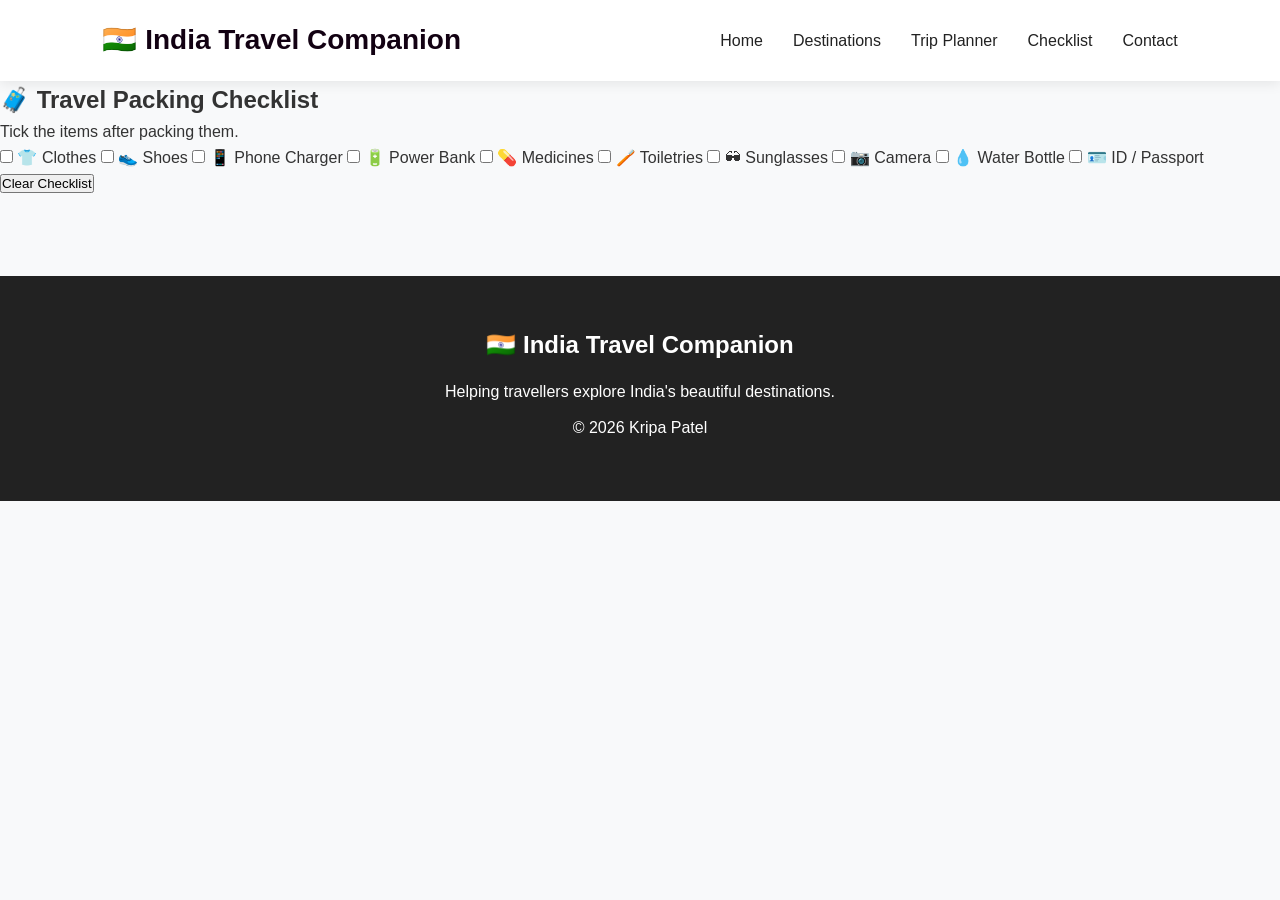
<file: checklist.html>
<!DOCTYPE html>
<html lang="en">
<head>

<meta charset="UTF-8">
<meta name="viewport" content="width=device-width, initial-scale=1.0">

<title>Travel Checklist | India Travel Companion</title>

<link rel="stylesheet" href="style.css">

</head>

<body>

<header class="navbar">

<div class="logo">
🇮🇳 India Travel Companion
</div>

<nav>
<a href="index.html">Home</a>
<a href="destinations/index.html">Destinations</a>
<a href="planner.html">Trip Planner</a>
<a href="checklist.html">Checklist</a>
<a href="contact.html">Contact</a>
</nav>

</header>

<section class="checklist">

<h1>🧳 Travel Packing Checklist</h1>

<p>Tick the items after packing them.</p>

<div class="checklist-box">

<label><input type="checkbox"> 👕 Clothes</label>

<label><input type="checkbox"> 👟 Shoes</label>

<label><input type="checkbox"> 📱 Phone Charger</label>

<label><input type="checkbox"> 🔋 Power Bank</label>

<label><input type="checkbox"> 💊 Medicines</label>

<label><input type="checkbox"> 🪥 Toiletries</label>

<label><input type="checkbox"> 🕶 Sunglasses</label>

<label><input type="checkbox"> 📷 Camera</label>

<label><input type="checkbox"> 💧 Water Bottle</label>

<label><input type="checkbox"> 🪪 ID / Passport</label>

</div>

<button onclick="clearChecklist()">
Clear Checklist
</button>

</section>

<footer class="footer">

<div class="footer-content">

<h2>🇮🇳 India Travel Companion</h2>

<p>Helping travellers explore India's beautiful destinations.</p>

<p>© 2026 Kripa Patel</p>

</div>

</footer>
<button id="topBtn" onclick="scrollToTop()">↑</button>
<script src="script.js"></script>

</body>
</html>
</file>
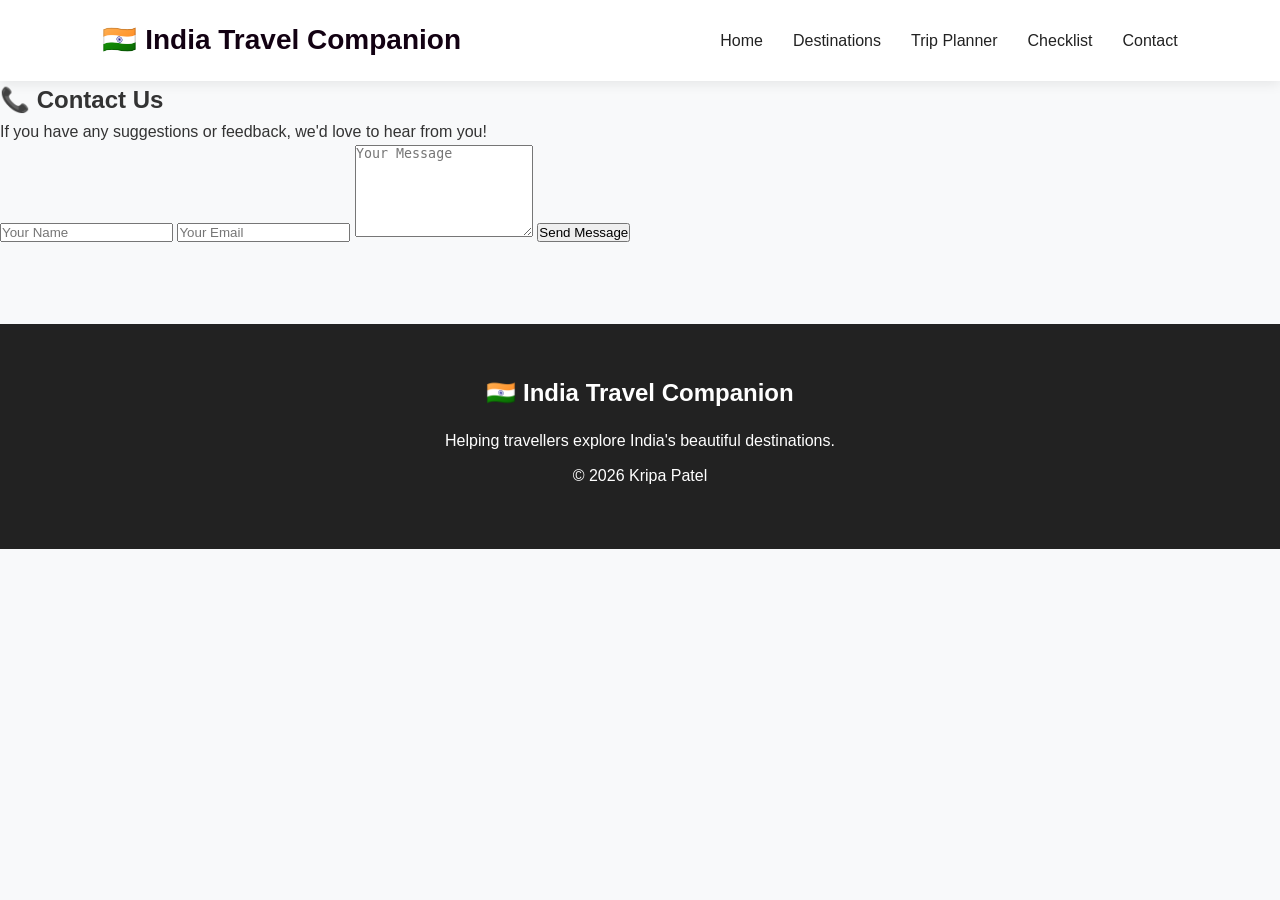
<file: contact.html>
<!DOCTYPE html>
<html lang="en">
<head>

<meta charset="UTF-8">
<meta name="viewport" content="width=device-width, initial-scale=1.0">

<title>Contact | India Travel Companion</title>

<link rel="stylesheet" href="style.css">

</head>

<body>

<header class="navbar">

    <div class="logo">
        🇮🇳 India Travel Companion
    </div>

    <nav>
        <a href="index.html">Home</a>
        <a href="destinations/index.html">Destinations</a>
        <a href="planner.html">Trip Planner</a>
        <a href="checklist.html">Checklist</a>
        <a href="contact.html">Contact</a>

    </nav>

</header>

<section class="planner">

    <h1>📞 Contact Us</h1>

    <p>If you have any suggestions or feedback, we'd love to hear from you!</p>

    <input type="text" placeholder="Your Name">

    <input type="email" placeholder="Your Email">

    <textarea
        placeholder="Your Message"
        rows="6"></textarea>

    <button>Send Message</button>

</section>

<footer class="footer">

    <div class="footer-content">

        <h2>🇮🇳 India Travel Companion</h2>

        <p>Helping travellers explore India's beautiful destinations.</p>

        <p>© 2026 Kripa Patel</p>

    </div>

</footer>
<button id="topBtn" onclick="scrollToTop()">↑</button>
<script src="script.js"></script>

</body>
</html>
</file>
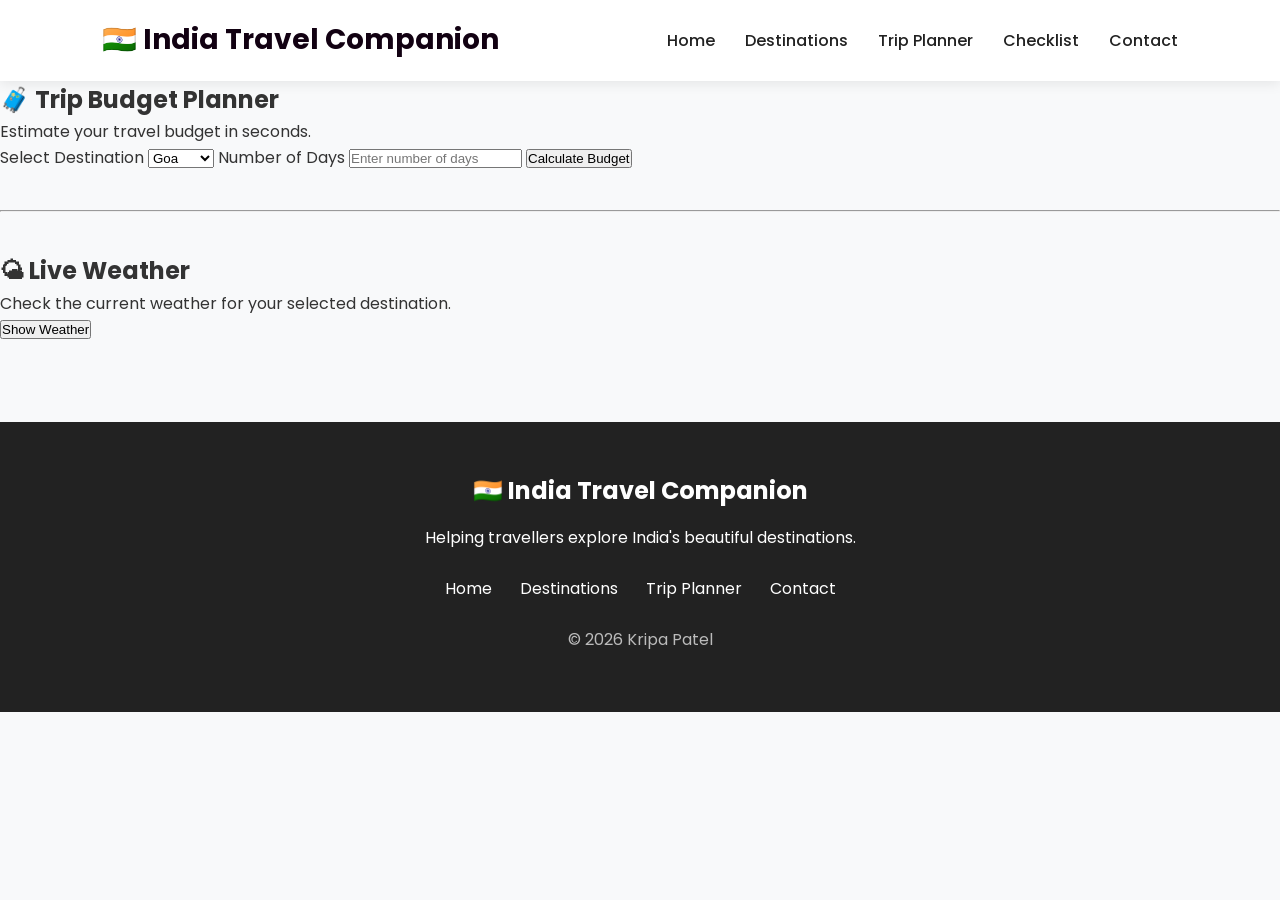
<file: planner.html>
<!DOCTYPE html>
<html lang="en">

<head>

    <meta charset="UTF-8">

    <meta name="viewport" content="width=device-width, initial-scale=1.0">

    <title>Trip Planner | India Travel Companion</title>

    <link rel="preconnect" href="https://fonts.googleapis.com">

    <link rel="preconnect" href="https://fonts.gstatic.com" crossorigin>

    <link href="https://fonts.googleapis.com/css2?family=Poppins:wght@300;400;500;600;700&display=swap" rel="stylesheet">

    <link rel="stylesheet" href="style.css">

</head>

<body>

<header class="navbar">

    <div class="logo">
        🇮🇳 India Travel Companion
    </div>

    <div class="menu-icon" onclick="toggleMenu()">
        ☰
    </div>

    <nav id="navMenu">
        <a href="index.html">Home</a>
        <a href="destinations/index.html">Destinations</a>
        <a href="planner.html">Trip Planner</a>
        <a href="checklist.html">Checklist</a>
        <a href="contact.html">Contact</a>
    </nav>

</header>

<section class="planner">

    <h1>🧳 Trip Budget Planner</h1>

    <p>Estimate your travel budget in seconds.</p>

    <label>Select Destination</label>

    <select id="destination">

        <option>Goa</option>
        <option>Kerala</option>
        <option>Ladakh</option>
        <option>Jaipur</option>
        <option>manali</option>

    </select>

    <label>Number of Days</label>

    <input
        type="number"
        id="days"
        min="1"
        placeholder="Enter number of days">

    <button onclick="calculateBudget()">
        Calculate Budget
    </button>

    <h2 id="result"></h2>

    <hr style="margin:40px 0;">

    <h2>🌤 Live Weather</h2>

    <p>Check the current weather for your selected destination.</p>

    <button onclick="getWeather()">
        Show Weather
    </button>

    <div id="weatherResult"></div>

</section>

<footer class="footer">

    <div class="footer-content">

        <h2>🇮🇳 India Travel Companion</h2>

        <p>Helping travellers explore India's beautiful destinations.</p>

        <div class="footer-links">

            <a href="index.html">Home</a>

            <a href="destinations/index.html">Destinations</a>

            <a href="planner.html">Trip Planner</a>

            <a href="contact.html">Contact</a>

        </div>

        <p class="copyright">
            © 2026 Kripa Patel
        </p>

    </div>

</footer>
<button id="topBtn" onclick="scrollToTop()">↑</button>
<script src="script.js"></script>

</body>
</html>
</file>
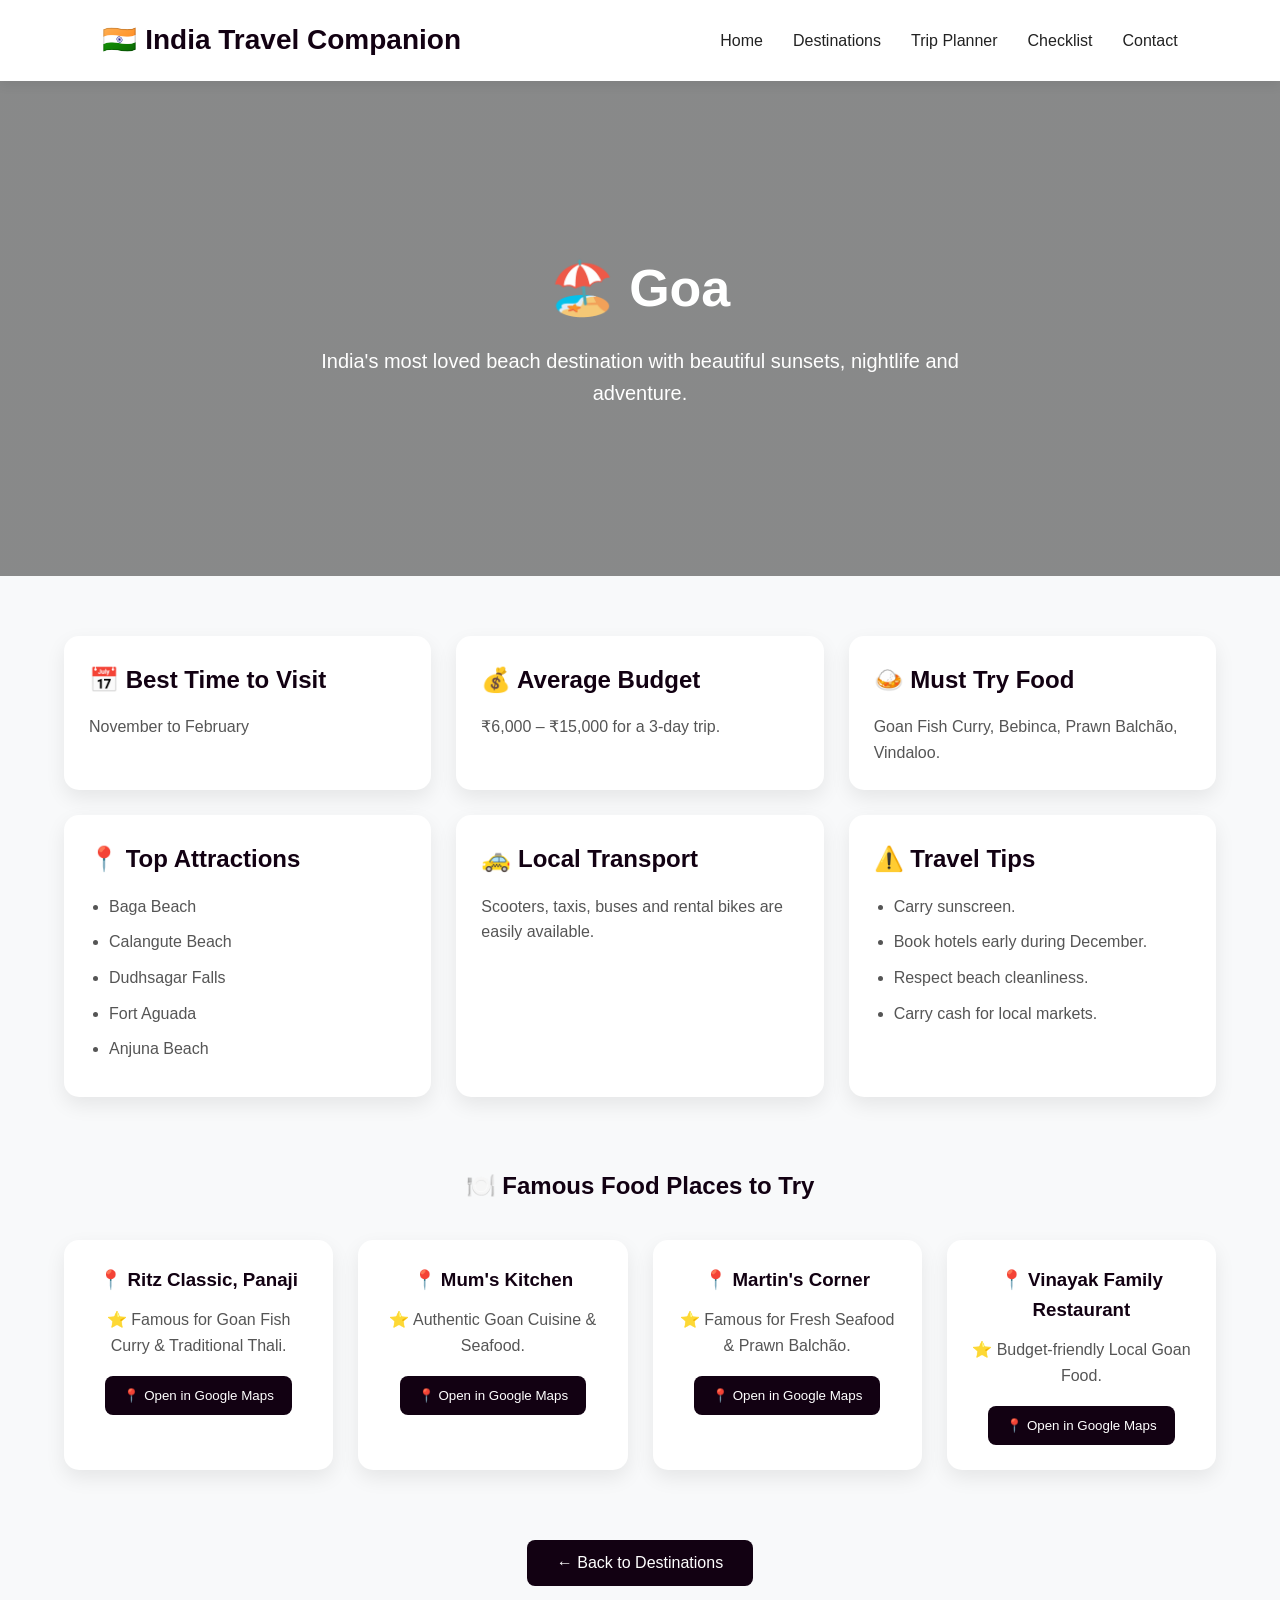
<file: destinations/goa.html>
<!DOCTYPE html>
<html lang="en">

<head>
    <meta charset="UTF-8">
    <meta name="viewport" content="width=device-width, initial-scale=1.0">
    <title>Goa | India Travel Companion</title>

    <link rel="stylesheet" href="../style.css">
</head>

<body>

<header class="navbar">

    <div class="logo">
        🇮🇳 India Travel Companion
    </div>

    <div class="menu-icon" onclick="toggleMenu()">
        ☰
    </div>

    <nav id="navMenu">
        <a href="../index.html">Home</a>
        <a href="index.html">Destinations</a>
        <a href="../planner.html">Trip Planner</a>
        <a href="../checklist.html">Checklist</a>
        <a href="../contact.html">Contact</a>
    </nav>

</header>

<section class="place-hero goa-hero">

    <h1>🏖️ Goa</h1>

    <p>India's most loved beach destination with beautiful sunsets, nightlife and adventure.</p>

</section>

<section class="place-info">

    <div class="info-box">
        <h2>📅 Best Time to Visit</h2>
        <p>November to February</p>
    </div>

    <div class="info-box">
        <h2>💰 Average Budget</h2>
        <p>₹6,000 – ₹15,000 for a 3-day trip.</p>
    </div>

    <div class="info-box">
        <h2>🍛 Must Try Food</h2>
        <p>Goan Fish Curry, Bebinca, Prawn Balchão, Vindaloo.</p>
    </div>

    <div class="info-box">
        <h2>📍 Top Attractions</h2>

        <ul>
            <li>Baga Beach</li>
            <li>Calangute Beach</li>
            <li>Dudhsagar Falls</li>
            <li>Fort Aguada</li>
            <li>Anjuna Beach</li>
        </ul>

    </div>

    <div class="info-box">
        <h2>🚕 Local Transport</h2>
        <p>Scooters, taxis, buses and rental bikes are easily available.</p>
    </div>

    <div class="info-box">
        <h2>⚠️ Travel Tips</h2>

        <ul>
            <li>Carry sunscreen.</li>
            <li>Book hotels early during December.</li>
            <li>Respect beach cleanliness.</li>
            <li>Carry cash for local markets.</li>
        </ul>

    </div>

</section>

<section class="food-section">

    <h2>🍽️ Famous Food Places to Try</h2>

    <div class="food-grid">

        <div class="restaurant-card">
            <h3>📍 Ritz Classic, Panaji</h3>
            <p>⭐ Famous for Goan Fish Curry & Traditional Thali.</p>

            <a href="https://www.google.com/maps/search/?api=1&query=Ritz+Classic+Panaji" target="_blank">
                <button>📍 Open in Google Maps</button>
            </a>
        </div>

        <div class="restaurant-card">
            <h3>📍 Mum's Kitchen</h3>
            <p>⭐ Authentic Goan Cuisine & Seafood.</p>

            <a href="https://www.google.com/maps/search/?api=1&query=Mums+Kitchen+Goa" target="_blank">
                <button>📍 Open in Google Maps</button>
            </a>
        </div>

        <div class="restaurant-card">
            <h3>📍 Martin's Corner</h3>
            <p>⭐ Famous for Fresh Seafood & Prawn Balchão.</p>

            <a href="https://www.google.com/maps/search/?api=1&query=Martins+Corner+Goa" target="_blank">
                <button>📍 Open in Google Maps</button>
            </a>
        </div>

        <div class="restaurant-card">
            <h3>📍 Vinayak Family Restaurant</h3>
            <p>⭐ Budget-friendly Local Goan Food.</p>

            <a href="https://www.google.com/maps/search/?api=1&query=Vinayak+Family+Restaurant+Goa" target="_blank">
                <button>📍 Open in Google Maps</button>
            </a>
        </div>

    </div>

</section>

<div class="back-btn">

    <a href="index.html">
        <button>← Back to Destinations</button>
    </a>

</div>

<button id="topBtn" onclick="scrollToTop()">↑</button>

<script src="../script.js"></script>

</body>
</html>
</file>
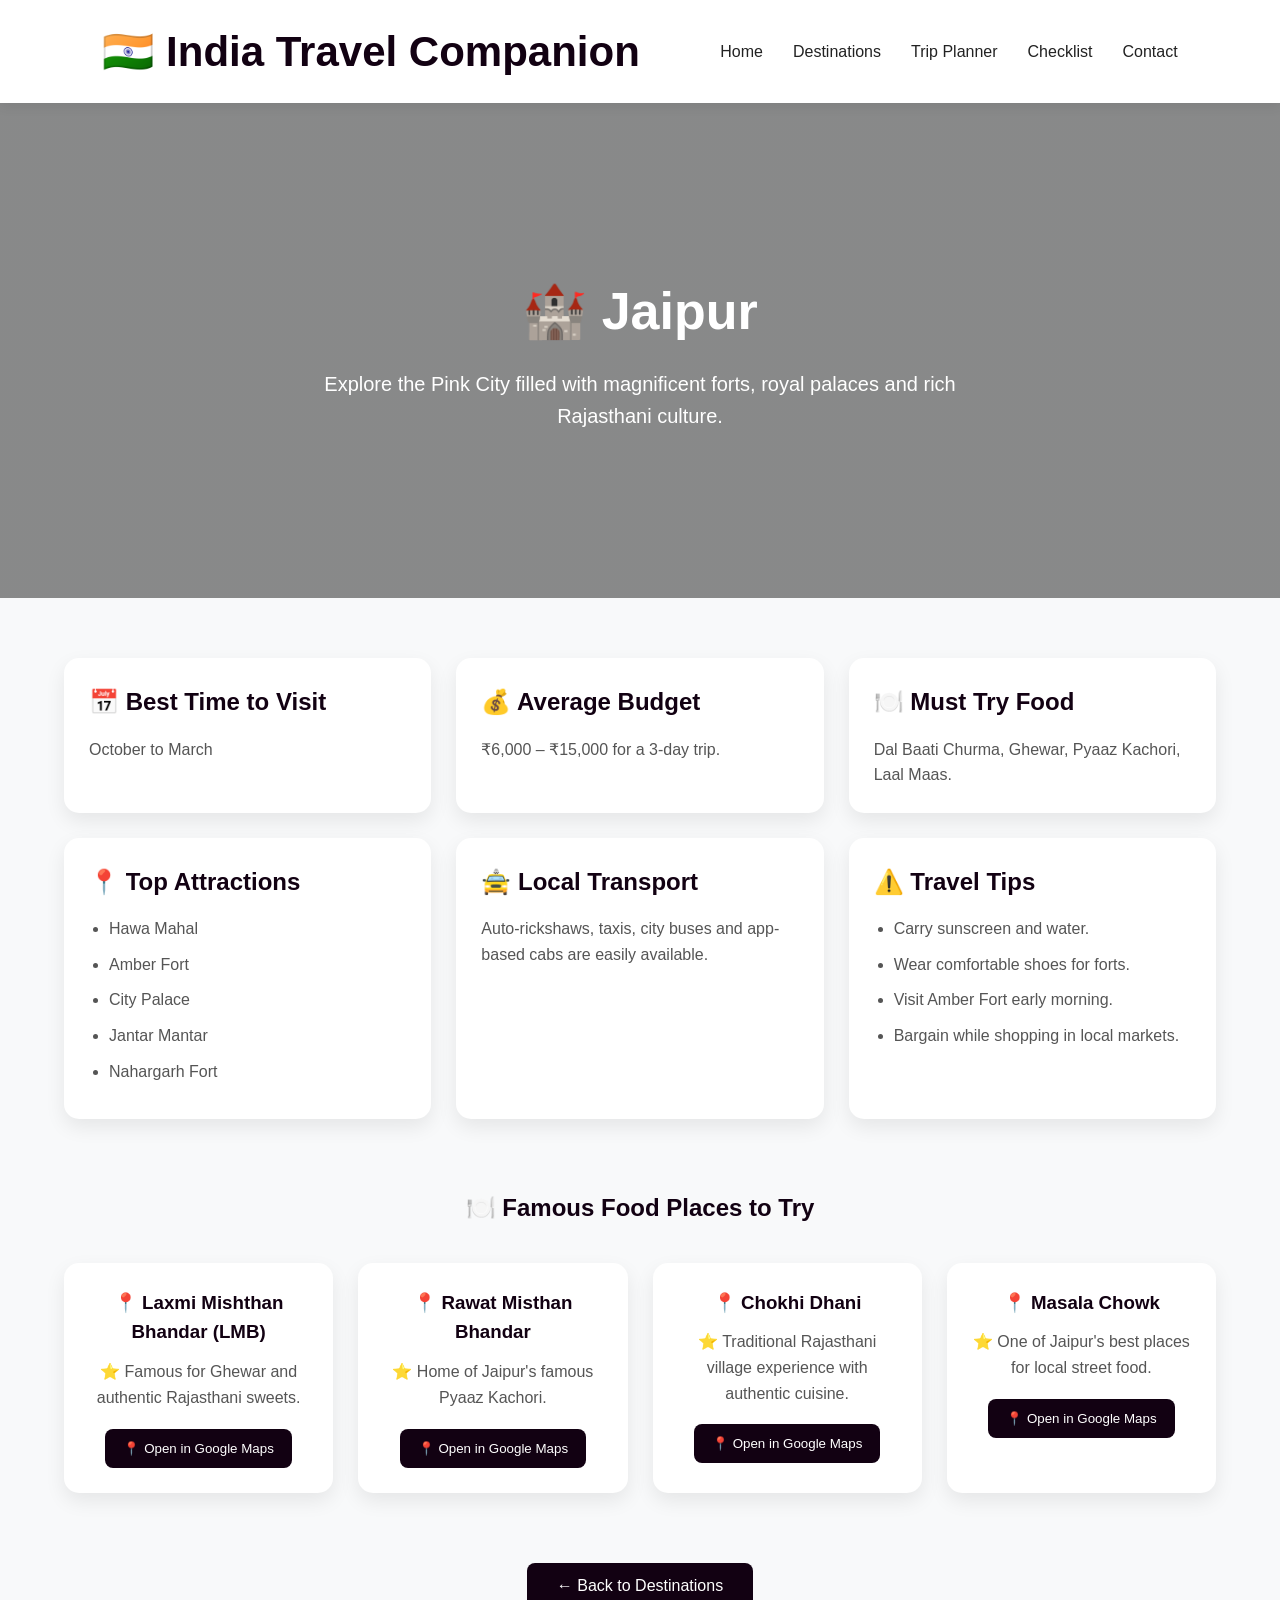
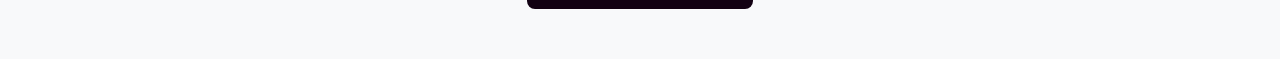
<file: destinations/jaipur.html>
<!DOCTYPE html>
<html lang="en">
<head>
    <meta charset="UTF-8">
    <meta name="viewport" content="width=device-width, initial-scale=1.0">
    <title>Jaipur | India Travel Companion</title>

    <link rel="stylesheet" href="../style.css">
</head>

<body>

<header class="navbar">

    <div class="logo">
        <h2>🇮🇳 India Travel Companion</h2>
    </div>

    <nav>
        <a href="../index.html">Home</a>
        <a href="index.html">Destinations</a>
        <a href="../planner.html">Trip Planner</a>
        <a href="../checklist.html">Checklist</a>
        <a href="../contact.html">Contact</a>
    </nav>

</header>

<section class="place-hero jaipur-hero">

    <div class="hero-overlay">

        <h1>🏰 Jaipur</h1>

        <p>
            Explore the Pink City filled with magnificent forts,
            royal palaces and rich Rajasthani culture.
        </p>

    </div>

</section>

<section class="place-info">

    <div class="info-box">
        <h2>📅 Best Time to Visit</h2>
        <p>October to March</p>
    </div>

    <div class="info-box">
        <h2>💰 Average Budget</h2>
        <p>₹6,000 – ₹15,000 for a 3-day trip.</p>
    </div>

    <div class="info-box">
        <h2>🍽️ Must Try Food</h2>
        <p>Dal Baati Churma, Ghewar, Pyaaz Kachori, Laal Maas.</p>
    </div>

    <div class="info-box">

        <h2>📍 Top Attractions</h2>

        <ul>
            <li>Hawa Mahal</li>
            <li>Amber Fort</li>
            <li>City Palace</li>
            <li>Jantar Mantar</li>
            <li>Nahargarh Fort</li>
        </ul>

    </div>

    <div class="info-box">

        <h2>🚖 Local Transport</h2>

        <p>Auto-rickshaws, taxis, city buses and app-based cabs are easily available.</p>

    </div>

    <div class="info-box">

        <h2>⚠️ Travel Tips</h2>

        <ul>
            <li>Carry sunscreen and water.</li>
            <li>Wear comfortable shoes for forts.</li>
            <li>Visit Amber Fort early morning.</li>
            <li>Bargain while shopping in local markets.</li>
        </ul>

    </div>

</section>

<!-- Famous Food Places -->

<section class="food-section">

    <h2>🍽️ Famous Food Places to Try</h2>

    <div class="food-grid">

        <div class="restaurant-card">

            <h3>📍 Laxmi Mishthan Bhandar (LMB)</h3>

            <p>⭐ Famous for Ghewar and authentic Rajasthani sweets.</p>

            <a href="https://www.google.com/maps/search/?api=1&query=Laxmi+Mishthan+Bhandar+Jaipur" target="_blank">
                <button>📍 Open in Google Maps</button>
            </a>

        </div>

        <div class="restaurant-card">

            <h3>📍 Rawat Misthan Bhandar</h3>

            <p>⭐ Home of Jaipur's famous Pyaaz Kachori.</p>

            <a href="https://www.google.com/maps/search/?api=1&query=Rawat+Misthan+Bhandar+Jaipur" target="_blank">
                <button>📍 Open in Google Maps</button>
            </a>

        </div>

        <div class="restaurant-card">

            <h3>📍 Chokhi Dhani</h3>

            <p>⭐ Traditional Rajasthani village experience with authentic cuisine.</p>

            <a href="https://www.google.com/maps/search/?api=1&query=Chokhi+Dhani+Jaipur" target="_blank">
                <button>📍 Open in Google Maps</button>
            </a>

        </div>

        <div class="restaurant-card">

            <h3>📍 Masala Chowk</h3>

            <p>⭐ One of Jaipur's best places for local street food.</p>

            <a href="https://www.google.com/maps/search/?api=1&query=Masala+Chowk+Jaipur" target="_blank">
                <button>📍 Open in Google Maps</button>
            </a>

        </div>

    </div>

</section>
<div class="back-btn">

    <a href="index.html">
        <button>← Back to Destinations</button>
    </a>

</div>
<button id="topBtn" onclick="scrollToTop()">↑</button>

<script src="../script.js"></script>

</body>
</html>
</file>
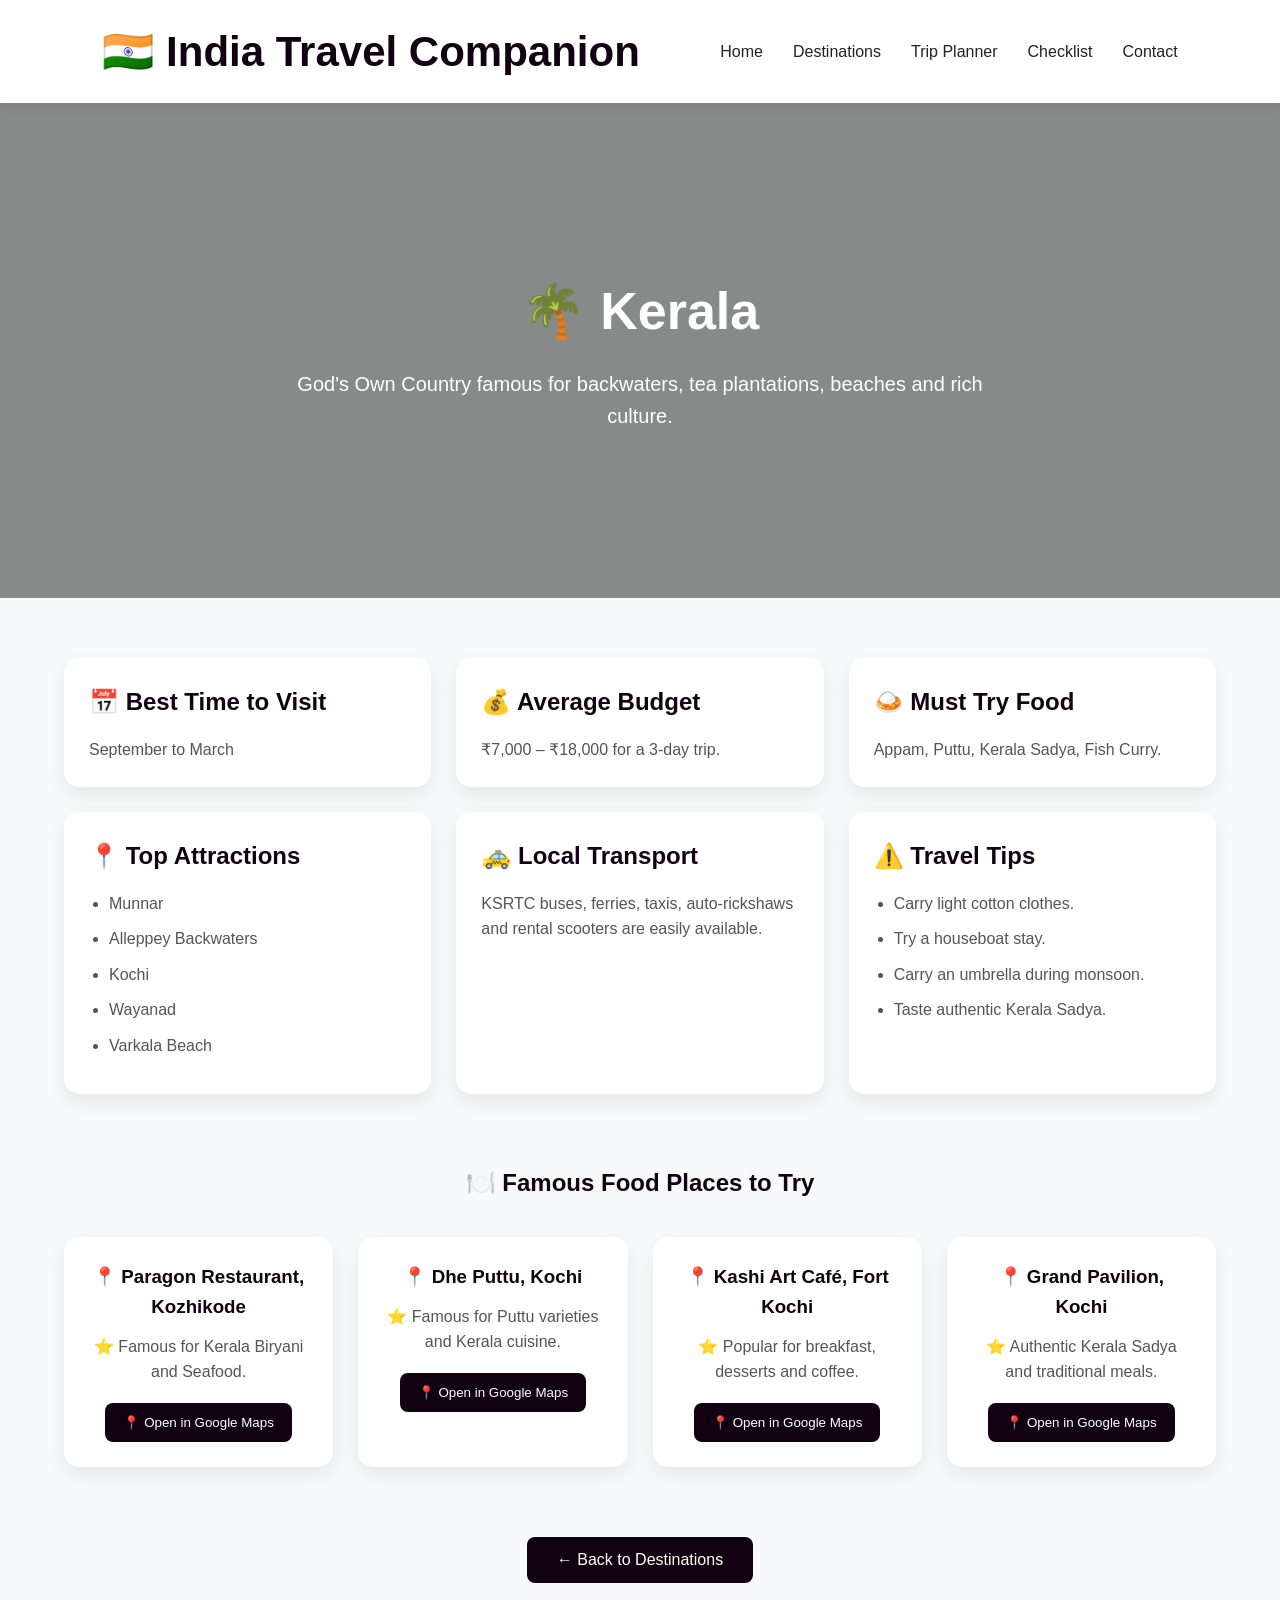
<file: destinations/kerala.html>
<!DOCTYPE html>
<html lang="en">
<head>
    <meta charset="UTF-8">
    <meta name="viewport" content="width=device-width, initial-scale=1.0">
    <title>Kerala | India Travel Companion</title>

    <link rel="stylesheet" href="../style.css">
</head>

<body>

<header class="navbar">
    <div class="logo">
        <h2>🇮🇳 India Travel Companion</h2>
    </div>

    <nav>
        <a href="../index.html">Home</a>
        <a href="index.html">Destinations</a>
        <a href="../planner.html">Trip Planner</a>
        <a href="../checklist.html">Checklist</a>
        <a href="../contact.html">Contact</a>
    </nav>
</header>

<section class="place-hero kerala-hero">

    <h1>🌴 Kerala</h1>

    <p>God's Own Country famous for backwaters, tea plantations, beaches and rich culture.</p>

</section>

<section class="place-info">

    <div class="info-box">
        <h2>📅 Best Time to Visit</h2>
        <p>September to March</p>
    </div>

    <div class="info-box">
        <h2>💰 Average Budget</h2>
        <p>₹7,000 – ₹18,000 for a 3-day trip.</p>
    </div>

    <div class="info-box">
        <h2>🍛 Must Try Food</h2>
        <p>Appam, Puttu, Kerala Sadya, Fish Curry.</p>
    </div>

    <div class="info-box">
        <h2>📍 Top Attractions</h2>

        <ul>
            <li>Munnar</li>
            <li>Alleppey Backwaters</li>
            <li>Kochi</li>
            <li>Wayanad</li>
            <li>Varkala Beach</li>
        </ul>

    </div>

    <div class="info-box">
        <h2>🚕 Local Transport</h2>
        <p>KSRTC buses, ferries, taxis, auto-rickshaws and rental scooters are easily available.</p>
    </div>

    <div class="info-box">
        <h2>⚠️ Travel Tips</h2>

        <ul>
            <li>Carry light cotton clothes.</li>
            <li>Try a houseboat stay.</li>
            <li>Carry an umbrella during monsoon.</li>
            <li>Taste authentic Kerala Sadya.</li>
        </ul>

    </div>

</section>

<!-- Famous Food Places -->

<section class="food-section">

    <h2>🍽️ Famous Food Places to Try</h2>

    <div class="food-grid">

        <div class="restaurant-card">

            <h3>📍 Paragon Restaurant, Kozhikode</h3>

            <p>⭐ Famous for Kerala Biryani and Seafood.</p>

            <a href="https://www.google.com/maps/search/?api=1&query=Paragon+Restaurant+Kozhikode" target="_blank">
                <button>📍 Open in Google Maps</button>
            </a>

        </div>

        <div class="restaurant-card">

            <h3>📍 Dhe Puttu, Kochi</h3>

            <p>⭐ Famous for Puttu varieties and Kerala cuisine.</p>

            <a href="https://www.google.com/maps/search/?api=1&query=Dhe+Puttu+Kochi" target="_blank">
                <button>📍 Open in Google Maps</button>
            </a>

        </div>

        <div class="restaurant-card">

            <h3>📍 Kashi Art Café, Fort Kochi</h3>

            <p>⭐ Popular for breakfast, desserts and coffee.</p>

            <a href="https://www.google.com/maps/search/?api=1&query=Kashi+Art+Cafe+Fort+Kochi" target="_blank">
                <button>📍 Open in Google Maps</button>
            </a>

        </div>

        <div class="restaurant-card">

            <h3>📍 Grand Pavilion, Kochi</h3>

            <p>⭐ Authentic Kerala Sadya and traditional meals.</p>

            <a href="https://www.google.com/maps/search/?api=1&query=Grand+Pavilion+Kochi" target="_blank">
                <button>📍 Open in Google Maps</button>
            </a>

        </div>

    </div>

</section>
<div class="back-btn">

    <a href="index.html">
        <button>← Back to Destinations</button>
    </a>

</div>
<button id="topBtn" onclick="scrollToTop()">↑</button>
<script src="../script.js"></script>

</body>
</html>
</file>
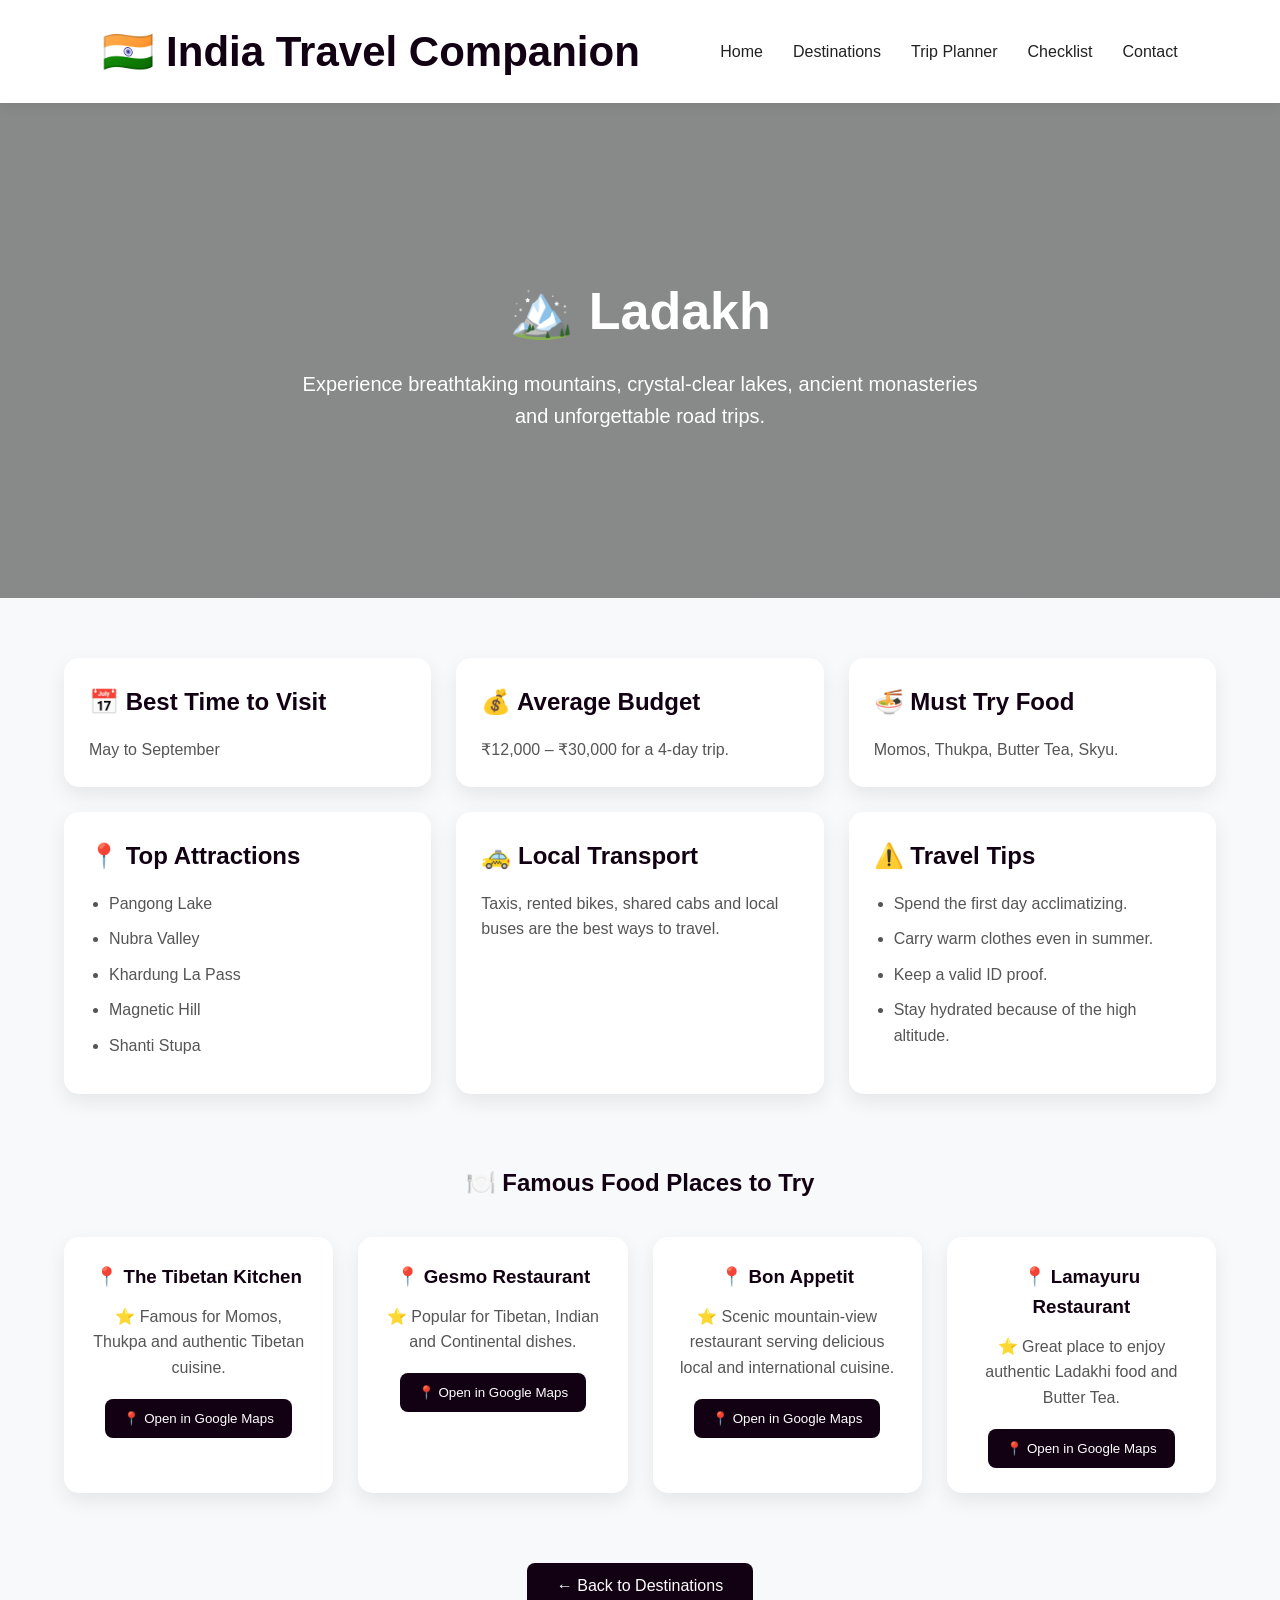
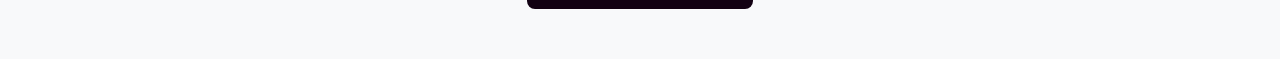
<file: destinations/ladakh.html>
<!DOCTYPE html>
<html lang="en">
<head>
    <meta charset="UTF-8">
    <meta name="viewport" content="width=device-width, initial-scale=1.0">
    <title>Ladakh | India Travel Companion</title>

    <link rel="stylesheet" href="../style.css">
</head>

<body>

<header class="navbar">
    <div class="logo">
        <h2>🇮🇳 India Travel Companion</h2>
    </div>

    <nav>
        <a href="../index.html">Home</a>
        <a href="index.html">Destinations</a>
        <a href="../planner.html">Trip Planner</a>
        <a href="../checklist.html">Checklist</a>
        <a href="../contact.html">Contact</a>
    </nav>
</header>

<section class="place-hero ladakh-hero">

    <h1>🏔️ Ladakh</h1>

    <p>Experience breathtaking mountains, crystal-clear lakes, ancient monasteries and unforgettable road trips.</p>

</section>

<section class="place-info">

    <div class="info-box">
        <h2>📅 Best Time to Visit</h2>
        <p>May to September</p>
    </div>

    <div class="info-box">
        <h2>💰 Average Budget</h2>
        <p>₹12,000 – ₹30,000 for a 4-day trip.</p>
    </div>

    <div class="info-box">
        <h2>🍜 Must Try Food</h2>
        <p>Momos, Thukpa, Butter Tea, Skyu.</p>
    </div>

    <div class="info-box">

        <h2>📍 Top Attractions</h2>

        <ul>
            <li>Pangong Lake</li>
            <li>Nubra Valley</li>
            <li>Khardung La Pass</li>
            <li>Magnetic Hill</li>
            <li>Shanti Stupa</li>
        </ul>

    </div>

    <div class="info-box">

        <h2>🚕 Local Transport</h2>

        <p>Taxis, rented bikes, shared cabs and local buses are the best ways to travel.</p>

    </div>

    <div class="info-box">

        <h2>⚠️ Travel Tips</h2>

        <ul>
            <li>Spend the first day acclimatizing.</li>
            <li>Carry warm clothes even in summer.</li>
            <li>Keep a valid ID proof.</li>
            <li>Stay hydrated because of the high altitude.</li>
        </ul>

    </div>

</section>

<!-- Famous Food Places -->

<section class="food-section">

    <h2>🍽️ Famous Food Places to Try</h2>

    <div class="food-grid">

        <div class="restaurant-card">

            <h3>📍 The Tibetan Kitchen</h3>

            <p>⭐ Famous for Momos, Thukpa and authentic Tibetan cuisine.</p>

            <a href="https://www.google.com/maps/search/?api=1&query=The+Tibetan+Kitchen+Leh" target="_blank">
                <button>📍 Open in Google Maps</button>
            </a>

        </div>

        <div class="restaurant-card">

            <h3>📍 Gesmo Restaurant</h3>

            <p>⭐ Popular for Tibetan, Indian and Continental dishes.</p>

            <a href="https://www.google.com/maps/search/?api=1&query=Gesmo+Restaurant+Leh" target="_blank">
                <button>📍 Open in Google Maps</button>
            </a>

        </div>

        <div class="restaurant-card">

            <h3>📍 Bon Appetit</h3>

            <p>⭐ Scenic mountain-view restaurant serving delicious local and international cuisine.</p>

            <a href="https://www.google.com/maps/search/?api=1&query=Bon+Appetit+Leh" target="_blank">
                <button>📍 Open in Google Maps</button>
            </a>

        </div>

        <div class="restaurant-card">

            <h3>📍 Lamayuru Restaurant</h3>

            <p>⭐ Great place to enjoy authentic Ladakhi food and Butter Tea.</p>

            <a href="https://www.google.com/maps/search/?api=1&query=Lamayuru+Restaurant+Leh" target="_blank">
                <button>📍 Open in Google Maps</button>
            </a>

        </div>
    </div>
</section>
<div class="back-btn">

    <a href="index.html">
        <button>← Back to Destinations</button>
    </a>

</div>
<button id="topBtn" onclick="scrollToTop()">↑</button>
<script src="../script.js"></script>

</body>
</html>
</file>
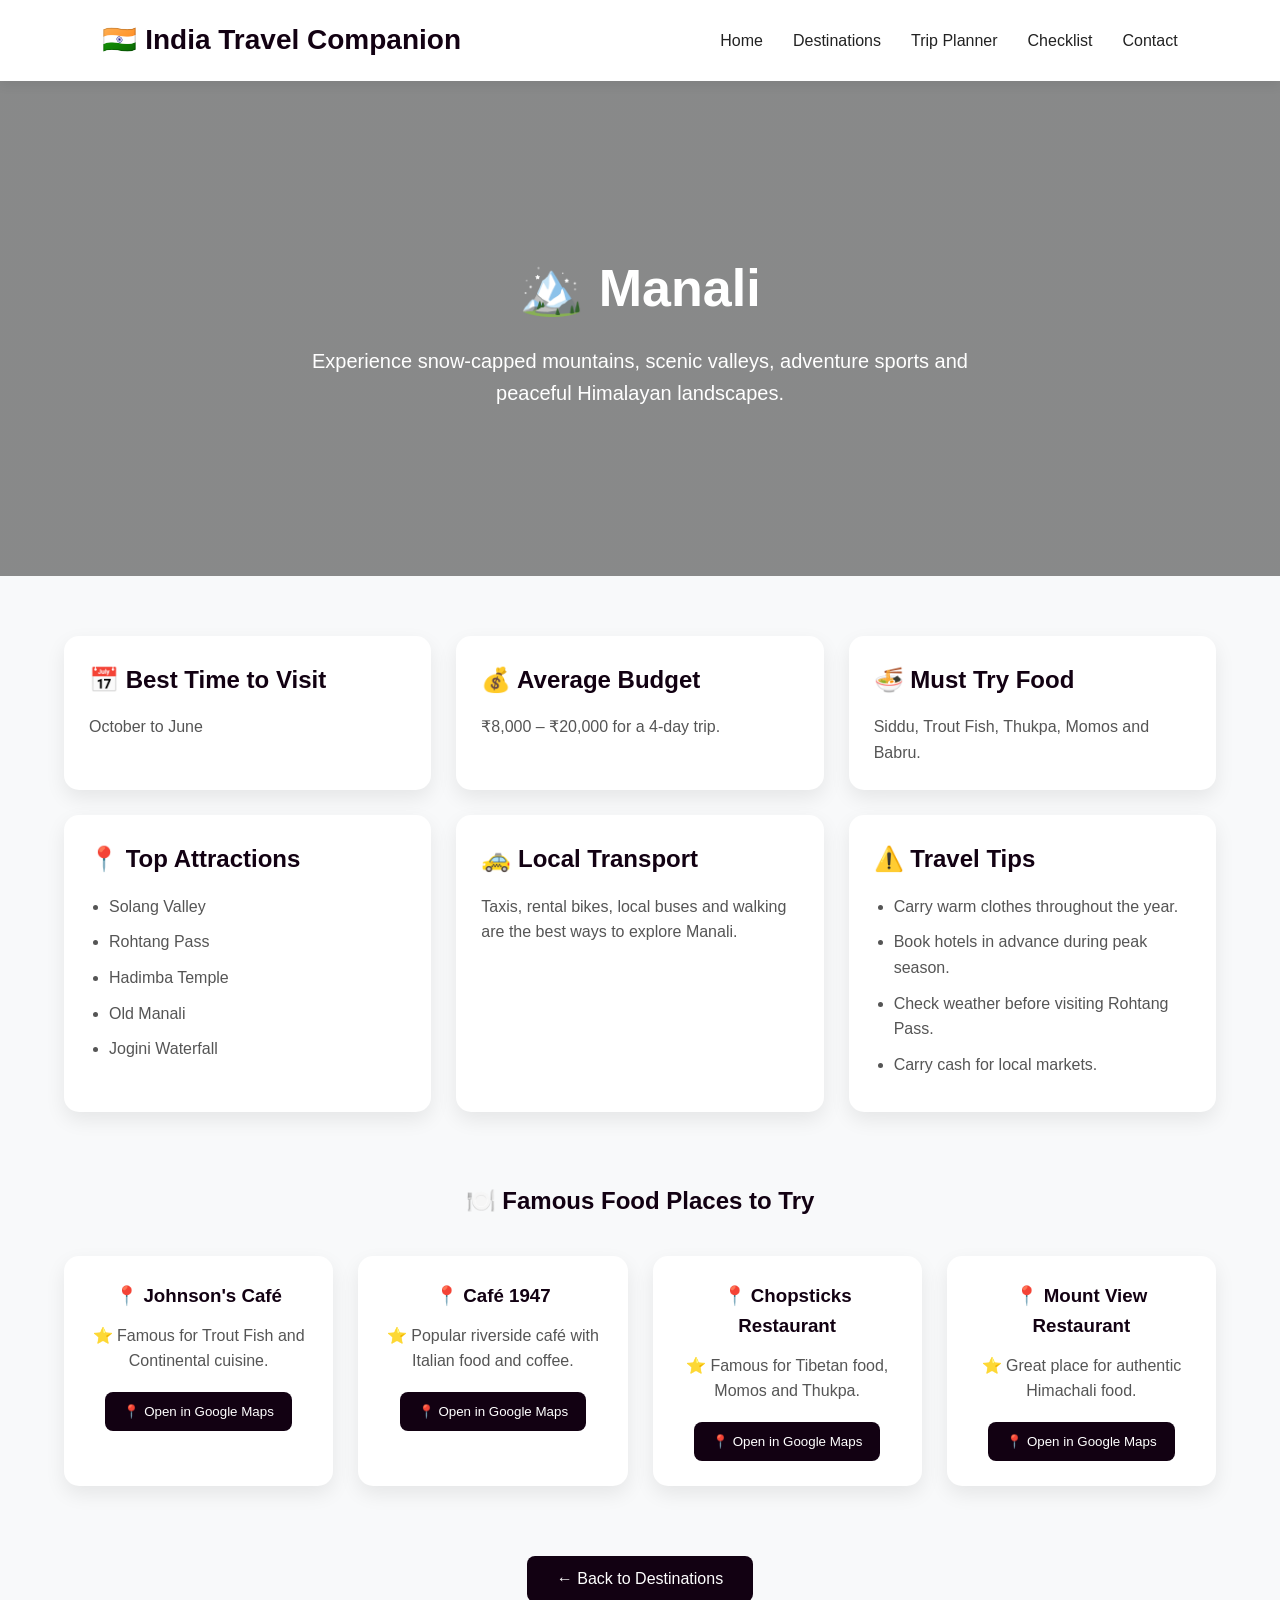
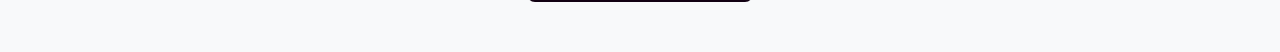
<file: destinations/manali.html>
<!DOCTYPE html>
<html lang="en">

<head>
    <meta charset="UTF-8">
    <meta name="viewport" content="width=device-width, initial-scale=1.0">
    <title>Manali | India Travel Companion</title>

    <link rel="stylesheet" href="../style.css">
</head>

<body>

<header class="navbar">

    <div class="logo">
        🇮🇳 India Travel Companion
    </div>

    <div class="menu-icon" onclick="toggleMenu()">
        ☰
    </div>

    <nav id="navMenu">
        <a href="../index.html">Home</a>
        <a href="index.html">Destinations</a>
        <a href="../planner.html">Trip Planner</a>
        <a href="../checklist.html">Checklist</a>
        <a href="../contact.html">Contact</a>
    </nav>

</header>

<section class="place-hero manali-hero">

    <h1>🏔️ Manali</h1>

    <p>Experience snow-capped mountains, scenic valleys, adventure sports and peaceful Himalayan landscapes.</p>

</section>

<section class="place-info">

    <div class="info-box">
        <h2>📅 Best Time to Visit</h2>
        <p>October to June</p>
    </div>

    <div class="info-box">
        <h2>💰 Average Budget</h2>
        <p>₹8,000 – ₹20,000 for a 4-day trip.</p>
    </div>

    <div class="info-box">
        <h2>🍜 Must Try Food</h2>
        <p>Siddu, Trout Fish, Thukpa, Momos and Babru.</p>
    </div>

    <div class="info-box">

        <h2>📍 Top Attractions</h2>

        <ul>
            <li>Solang Valley</li>
            <li>Rohtang Pass</li>
            <li>Hadimba Temple</li>
            <li>Old Manali</li>
            <li>Jogini Waterfall</li>
        </ul>

    </div>

    <div class="info-box">

        <h2>🚕 Local Transport</h2>

        <p>Taxis, rental bikes, local buses and walking are the best ways to explore Manali.</p>

    </div>

    <div class="info-box">

        <h2>⚠️ Travel Tips</h2>

        <ul>
            <li>Carry warm clothes throughout the year.</li>
            <li>Book hotels in advance during peak season.</li>
            <li>Check weather before visiting Rohtang Pass.</li>
            <li>Carry cash for local markets.</li>
        </ul>

    </div>

</section>

<section class="food-section">

    <h2>🍽️ Famous Food Places to Try</h2>

    <div class="food-grid">

        <div class="restaurant-card">

            <h3>📍 Johnson's Café</h3>

            <p>⭐ Famous for Trout Fish and Continental cuisine.</p>

            <a href="https://www.google.com/maps/search/?api=1&query=Johnsons+Cafe+Manali" target="_blank">
                <button>📍 Open in Google Maps</button>
            </a>

        </div>

        <div class="restaurant-card">

            <h3>📍 Café 1947</h3>

            <p>⭐ Popular riverside café with Italian food and coffee.</p>

            <a href="https://www.google.com/maps/search/?api=1&query=Cafe+1947+Manali" target="_blank">
                <button>📍 Open in Google Maps</button>
            </a>

        </div>

        <div class="restaurant-card">

            <h3>📍 Chopsticks Restaurant</h3>

            <p>⭐ Famous for Tibetan food, Momos and Thukpa.</p>

            <a href="https://www.google.com/maps/search/?api=1&query=Chopsticks+Restaurant+Manali" target="_blank">
                <button>📍 Open in Google Maps</button>
            </a>

        </div>

        <div class="restaurant-card">

            <h3>📍 Mount View Restaurant</h3>

            <p>⭐ Great place for authentic Himachali food.</p>

            <a href="https://www.google.com/maps/search/?api=1&query=Mount+View+Restaurant+Manali" target="_blank">
                <button>📍 Open in Google Maps</button>
            </a>

        </div>

    </div>

</section>

<div class="back-btn">

    <a href="index.html">
        <button>← Back to Destinations</button>
    </a>

</div>

<button id="topBtn" onclick="scrollToTop()">↑</button>

<script src="../script.js"></script>

</body>
</html>
</file>
<file: style.css>
/* ==========================================
   INDIA TRAVEL COMPANION
   PART 1 - GLOBAL + NAVBAR + HERO
========================================== */

*{
    margin:0;
    padding:0;
    box-sizing:border-box;
}

html{
    scroll-behavior:smooth;
}

body{
    font-family:'Poppins',sans-serif;
    background:#f8f9fa;
    color:#333;
    line-height:1.6;
}

/* ======================
   LINKS
====================== */

a{
    text-decoration:none;
    color:inherit;
}

/* ======================
   NAVBAR
====================== */

.navbar{
    display:flex;
    justify-content:space-between;
    align-items:center;
    padding:18px 8%;
    background:#ffffff;
    box-shadow:0 3px 12px rgba(0,0,0,0.08);
    position:sticky;
    top:0;
    z-index:1000;
}

.logo{
    font-size:28px;
    font-weight:700;
    color:#120112;
}

.navbar nav{
    display:flex;
    align-items:center;
    gap:30px;
}

.navbar nav a{
    color:#222;
    font-weight:500;
    transition:0.3s;
}

.navbar nav a:hover{
     color:#120112;
}

/* ======================
   HAMBURGER ICON
====================== */

.menu-icon{
    display:none;
    font-size:30px;
    cursor:pointer;
}

/* ======================
   HERO SECTION
====================== */

.hero{
    height:90vh;
    display:flex;
    justify-content:center;
    align-items:center;
    text-align:center;
    color:white;
    background:
    linear-gradient(rgba(0,0,0,.45),rgba(0,0,0,.45)),
    url("https://images.unsplash.com/photo-1524492412937-b28074a5d7da?auto=format&fit=crop&w=1600&q=80");
    background-size:cover;
    background-position:center;
}

.hero-content{
    width:90%;
    max-width:800px;
}

.hero h1{
    font-size:56px;
    margin-bottom:20px;
}

.hero p{
    font-size:22px;
    margin-bottom:35px;
}

.hero button,
#exploreBtn{
     background:#120112;
    color:white;
    border:none;
    padding:15px 35px;
    border-radius:8px;
    font-size:18px;
    cursor:pointer;
    transition:.3s;
}

.hero button:hover,
#exploreBtn:hover{
    background:#120112;
    transform:translateY(-2px);
}
/* ==========================================
   PART 2 - FEATURES + SEARCH + DESTINATIONS
========================================== */

/* FEATURES */

.features{
    width:90%;
    max-width:1200px;
    margin:70px auto;
    display:grid;
    grid-template-columns:repeat(auto-fit,minmax(260px,1fr));
    gap:25px;
}

.card{
    background:white;
    border-radius:15px;
    padding:30px;
    text-align:center;
    box-shadow:0 8px 20px rgba(0,0,0,.08);
    transition:.3s;
}

.card:hover{
    transform:translateY(-8px);
}

.card h2{
     color:#120112;
    margin-bottom:15px;
}

.card p{
    color:#555;
}

/* SEARCH */

.search-section{
    width:90%;
    max-width:900px;
    margin:70px auto;
    text-align:center;
}

.search-section h2{
    margin-bottom:30px;
}

.search-box{
    display:flex;
    justify-content:center;
    gap:15px;
    flex-wrap:wrap;
}

.search-box input{
    width:350px;
    padding:14px;
    border:1px solid #ddd;
    border-radius:8px;
    font-size:16px;
}

.search-box button{
     background:#120112;
    color:white;
    border:none;
    padding:14px 25px;
    border-radius:8px;
    cursor:pointer;
}

.search-box button:hover{
    background:#120112;
}

/* POPULAR DESTINATIONS */

.popular{
    width:90%;
    max-width:1300px;
    margin:80px auto;
}

.popular h2{
    text-align:center;
    margin-bottom:40px;
}

.destination-container{
    display:grid;
    grid-template-columns:repeat(auto-fit,minmax(250px,1fr));
    gap:25px;
}

.destination-card{
    background:white;
    border-radius:15px;
    overflow:hidden;
    box-shadow:0 8px 20px rgba(0,0,0,.08);
    cursor:pointer;
    transition:.3s;
}

.destination-card:hover{
    transform:translateY(-8px);
}

.destination-card img{
    width:100%;
    height:220px;
    object-fit:cover;
}

.destination-card h3{
    margin:18px;
     color:#120112;
}

.destination-card p{
    margin:0 18px 20px;
    color:#555;
}

/* FOOTER */

.footer{
    background:#222;
    color:white;
    margin-top:80px;
    padding:50px 20px;
}

.footer-content{
    max-width:1200px;
    margin:auto;
    text-align:center;
}

.footer h2{
    margin-bottom:15px;
}

.footer p{
    margin:10px 0;
}

.footer-links{
    margin:25px 0;
}

.footer-links a{
    margin:0 12px;
    color:white;
}

.footer-links a:hover{
     color:#120112;
}

.copyright{
    margin-top:20px;
    color:#bbb;
}
/* ==========================================
   PART 3 - DESTINATION PAGES
========================================== */

/* Hero Section */

.place-hero{
    height:55vh;
    display:flex;
    flex-direction:column;
    justify-content:center;
    align-items:center;
    text-align:center;
    color:white;
    background:linear-gradient(rgba(0,0,0,.45),rgba(0,0,0,.45)),
    url("https://images.unsplash.com/photo-1524492412937-b28074a5d7da?auto=format&fit=crop&w=1600&q=80");
    background-size:cover;
    background-position:center;
}

.goa-hero{
    background:linear-gradient(rgba(0,0,0,.45),rgba(0,0,0,.45)),
    url("https://images.unsplash.com/photo-1507525428034-b723cf961d3e?auto=format&fit=crop&w=1600&q=80");
    background-size:cover;
    background-position:center;
}

.kerala-hero{
    background:linear-gradient(rgba(0,0,0,.45),rgba(0,0,0,.45)),
    url("https://images.unsplash.com/photo-1593693411515-c20261bcad6e?auto=format&fit=crop&w=1600&q=80");
    background-size:cover;
    background-position:center;
}

.ladakh-hero{
    background:linear-gradient(rgba(0,0,0,.45),rgba(0,0,0,.45)),
    url("https://images.unsplash.com/photo-1626621341517-bbf3d9990a23?auto=format&fit=crop&w=1600&q=80");
    background-size:cover;
    background-position:center;
}

.jaipur-hero{
    background:linear-gradient(rgba(0,0,0,.45),rgba(0,0,0,.45)),
    url("https://images.unsplash.com/photo-1477587458883-47145ed94245?auto=format&fit=crop&w=1600&q=80");
    background-size:cover;
    background-position:center;
}
.manali-hero{
    background:linear-gradient(rgba(0,0,0,.45),rgba(0,0,0,.45)),
    url("https://images.unsplash.com/photo-1464822759023-fed622ff2c3b?auto=format&fit=crop&w=1600&q=80");
    background-size:cover;
    background-position:center;
}

.place-hero h1{
    font-size:52px;
    margin-bottom:15px;
}

.place-hero p{
    font-size:20px;
    max-width:700px;
}

/* Info Cards */

.place-info{
    width:90%;
    max-width:1200px;
    margin:60px auto;
    display:grid;
    grid-template-columns:repeat(auto-fit,minmax(320px,1fr));
    gap:25px;
}

.info-box{
    background:white;
    border-radius:15px;
    padding:25px;
    box-shadow:0 8px 20px rgba(0,0,0,.08);
}

.info-box h2{
     color:#120112;
    margin-bottom:15px;
}

.info-box p{
    color:#555;
}

.info-box ul{
    padding-left:20px;
}

.info-box li{
    margin-bottom:10px;
    color:#555;
}

/* ==========================================
   FOOD SECTION
========================================== */

.food-section{
    width:90%;
    max-width:1200px;
    margin:70px auto;
}

.food-section h2{
    text-align:center;
    margin-bottom:35px;
     color:#120112;
}

.food-grid{
    display:grid;
    grid-template-columns:repeat(auto-fit,minmax(260px,1fr));
    gap:25px;
}

.restaurant-card{
    background:white;
    border-radius:15px;
    padding:25px;
    text-align:center;
    box-shadow:0 8px 20px rgba(0,0,0,.08);
    transition:.3s;
}

.restaurant-card:hover{
    transform:translateY(-8px);
}

.restaurant-card h3{
    margin-bottom:12px;
    color:#120112;
}

.restaurant-card p{
    margin-bottom:18px;
    color:#555;
}

.restaurant-card button{
    background:#120112;
    color:white;
    border:none;
    padding:12px 18px;
    border-radius:8px;
    cursor:pointer;
    transition:.3s;
}

.restaurant-card button:hover{
    background:#120112;
}

/* ==========================================
   BACK BUTTON
========================================== */

.back-btn{
    text-align:center;
    margin:50px 0;
}

.back-btn button{
    background:#120112;
    color:white;
    border:none;
    padding:14px 30px;
    border-radius:8px;
    cursor:pointer;
    font-size:16px;
    transition:.3s;
}

.back-btn button:hover{
     background:#120112;
}

/* ==========================================
   SCROLL TO TOP BUTTON
========================================== */

#topBtn{
    position:fixed;
    bottom:25px;
    right:25px;
    width:50px;
    height:50px;
    border:none;
    border-radius:50%;
     background:#120112;
    color:white;
    font-size:22px;
    cursor:pointer;
    display:none;
    z-index:999;
}

#topBtn:hover{
     background:#120112;
}
/* ==========================================
   PART 4 - RESPONSIVE & HAMBURGER MENU
========================================== */

/* Hide hamburger on desktop */
.menu-icon{
    display:none;
}

/* ======================
   TABLET
====================== */

@media (max-width:992px){

    .hero h1{
        font-size:48px;
    }

    .hero p{
        font-size:20px;
    }

    .features,
    .destination-container,
    .place-info,
    .food-grid{
        grid-template-columns:repeat(auto-fit,minmax(280px,1fr));
    }

}

/* ======================
   MOBILE
====================== */

@media (max-width:768px){

    /* Navbar */

    .navbar{
        flex-wrap:wrap;
        padding:15px 20px;
    }

    .logo{
        font-size:22px;
        font-weight:700;
    }

    .menu-icon{
        display:block;
        font-size:32px;
        cursor:pointer;
    }

    .navbar nav{
        display:none;
        flex-direction:column;
        width:100%;
        margin-top:20px;
        gap:15px;
        text-align:center;
    }

    .navbar nav.show{
        display:flex;
    }

    .navbar nav a{
        margin:0;
        padding:12px;
        border-radius:8px;
    }

    /* Hero */

    .hero{
        height:75vh;
        padding:20px;
    }

    .hero h1{
        font-size:36px;
    }

    .hero p{
        font-size:18px;
    }

    #exploreBtn{
        width:100%;
        max-width:300px;
    }

    /* Search */

    .search-box{
        flex-direction:column;
        align-items:center;
    }

    .search-box input{
        width:100%;
    }

    .search-box button{
        width:100%;
    }

    /* Cards */

    .features,
    .destination-container,
    .place-info,
    .food-grid{
        grid-template-columns:1fr;
    }

    .card,
    .info-box,
    .restaurant-card{
        padding:22px;
    }

    /* Destination Hero */

    .place-hero{
        height:40vh;
        padding:20px;
    }

    .place-hero h1{
        font-size:34px;
    }

    .place-hero p{
        font-size:17px;
    }

    /* Footer */

    .footer-links{
        display:flex;
        flex-direction:column;
        gap:12px;
    }

}

/* ======================
   SMALL MOBILE
====================== */

@media (max-width:480px){

    .hero h1{
        font-size:30px;
    }

    .hero p{
        font-size:16px;
    }

    .place-hero h1{
        font-size:28px;
    }

    .logo{
        font-size:18px;
    }

}
</file>
